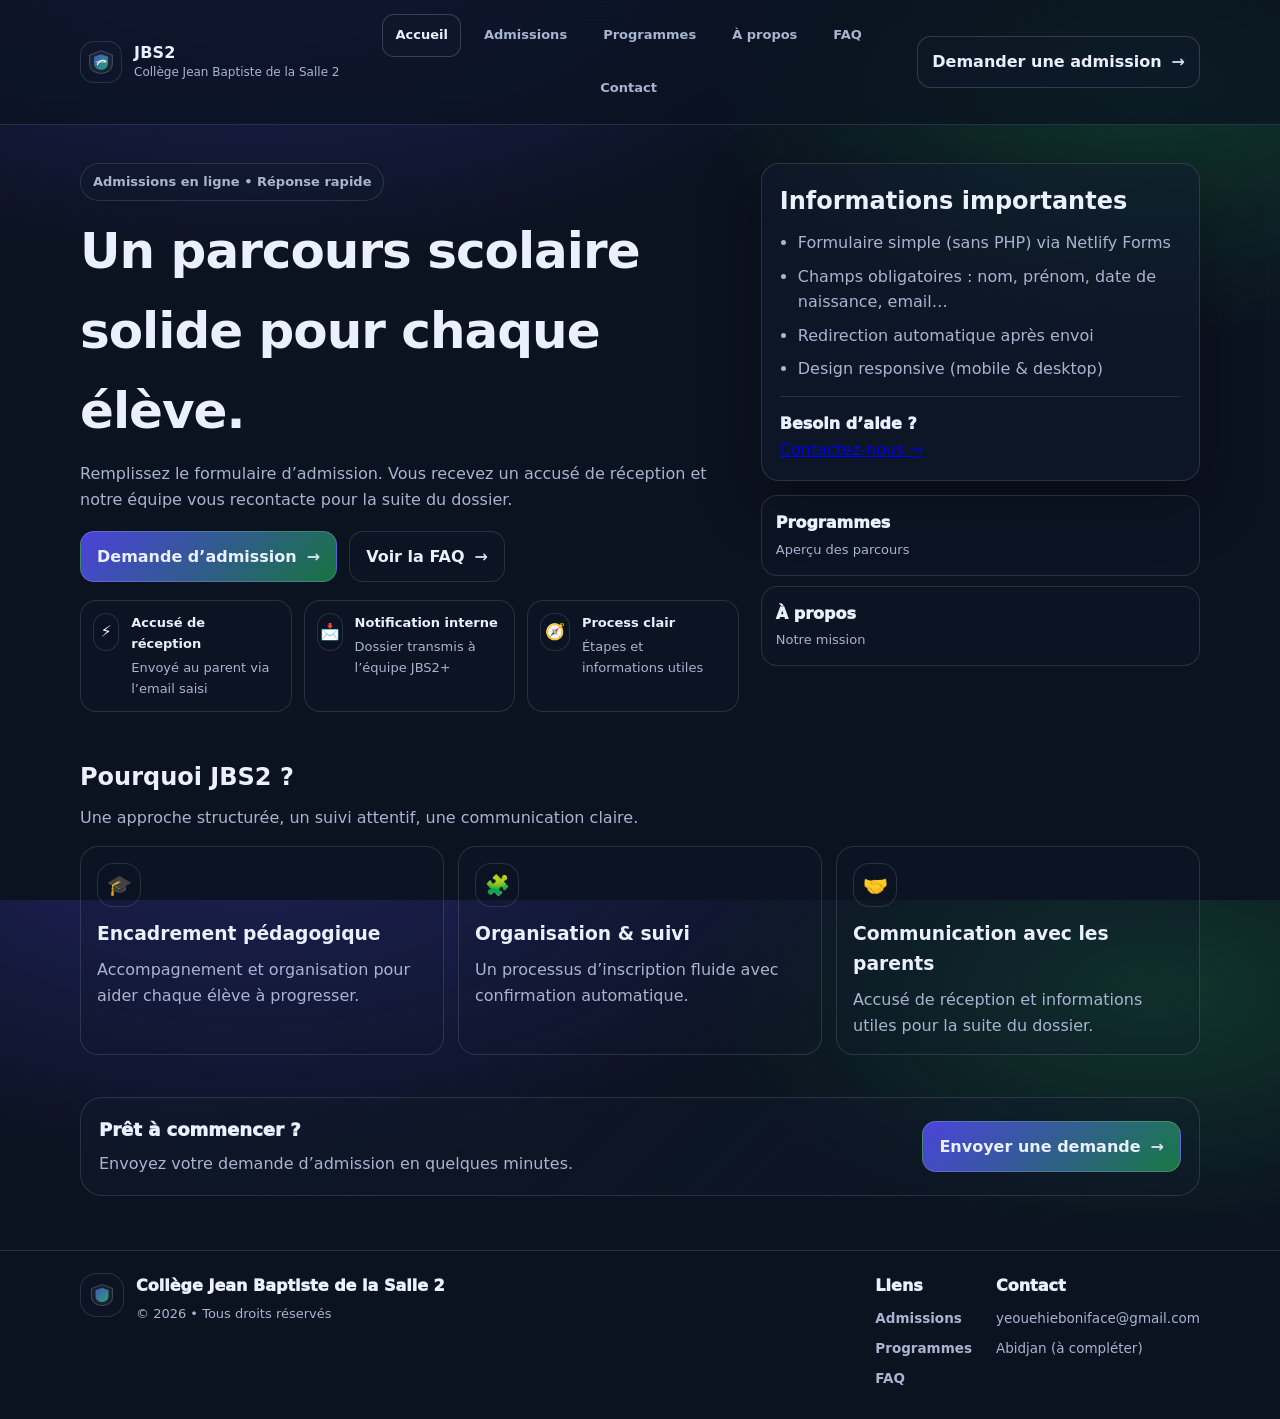
<file: index.html>
<!doctype html>
<html lang="fr">
  <head>
    <meta charset="utf-8" />
    <meta name="viewport" content="width=device-width, initial-scale=1" />
    <title>Collège Jean Baptiste de la Salle 2 | Admissions</title>
    <meta name="description" content="Collège Jean Baptiste de la Salle 2 — Admissions scolaires, informations, contact et FAQ." />

    <meta property="og:title" content="Collège Jean Baptiste de la Salle 2" />
    <meta property="og:description" content="Admissions scolaires — demande en ligne + accusé de réception." />
    <meta property="og:type" content="website" />
    <link rel="icon" href="favicon.ico" type="image/x-icon" />
    <link rel="stylesheet" href="styles.css" />
  </head>

  <body>
    <a class="skip-link" href="#main">Aller au contenu</a>

    <header class="site-header">
      <div class="container header-inner">
        <a class="brand" href="index.html" aria-label="Collège Jean Baptiste de la Salle 2">
          <span class="logo" aria-hidden="true">
            <svg viewBox="0 0 64 64" width="28" height="28" fill="none" xmlns="http://www.w3.org/2000/svg">
              <defs>
                <linearGradient id="g" x1="8" y1="8" x2="56" y2="56" gradientUnits="userSpaceOnUse">
                  <stop stop-color="#4f46e5"/>
                  <stop offset="1" stop-color="#22c55e"/>
                </linearGradient>
              </defs>
              <path d="M32 6 58 16v20c0 13.5-9.6 20.8-26 22-16.4-1.2-26-8.5-26-22V16L32 6Z" fill="rgba(255,255,255,.06)" stroke="rgba(255,255,255,.25)" stroke-width="2"/>
              <path d="M32 14 48 20v14c0 9.6-6.5 14.8-16 15.7-9.5-.9-16-6.1-16-15.7V20l16-6Z" fill="url(#g)" opacity=".9"/>
              <path d="M24 38c2.8-8.7 12.1-12.9 19-7.2" stroke="white" stroke-width="3" stroke-linecap="round"/>
              <path d="M21 32h22" stroke="rgba(255,255,255,.9)" stroke-width="2" stroke-linecap="round" opacity=".9"/>
            </svg>
          </span>
          <span class="brand-text">
            <span class="brand-name">JBS2</span>
            <span class="brand-sub">Collège Jean Baptiste de la Salle 2</span>
          </span>
        </a>

        <nav class="nav" aria-label="Navigation principale">
          <a href="index.html" class="nav-link is-active">Accueil</a>
          <a href="admissions.html" class="nav-link">Admissions</a>
          <a href="programmes.html" class="nav-link">Programmes</a>
          <a href="a-propos.html" class="nav-link">À propos</a>
          <a href="faq.html" class="nav-link">FAQ</a>
          <a href="contact.html" class="nav-link">Contact</a>
        </nav>

        <a class="cta-top" href="admissions.html">
          Demander une admission <span class="arrow">→</span>
        </a>
      </div>
    </header>

    <main id="main">
      <section class="hero">
        <div class="container hero-grid">
          <div class="hero-left">
            <div class="pill">Admissions en ligne • Réponse rapide</div>
            <h1>Un parcours scolaire solide pour chaque élève.</h1>
            <p class="lead">
              Remplissez le formulaire d’admission. Vous recevez un accusé de réception
              et notre équipe vous recontacte pour la suite du dossier.
            </p>

            <div class="hero-actions">
              <a class="btn primary" href="admissions.html">
                Demande d’admission <span class="arrow">→</span>
              </a>
              <a class="btn secondary" href="faq.html">
                Voir la FAQ <span class="arrow">→</span>
              </a>
            </div>

            <div class="trust-row" aria-label="Points clés">
              <div class="trust-item">
                <div class="trust-icon">⚡</div>
                <div>
                  <div class="trust-title">Accusé de réception</div>
                  <div class="trust-text">Envoyé au parent via l’email saisi</div>
                </div>
              </div>
              <div class="trust-item">
                <div class="trust-icon">📩</div>
                <div>
                  <div class="trust-title">Notification interne</div>
                  <div class="trust-text">Dossier transmis à l’équipe JBS2+</div>
                </div>
              </div>
              <div class="trust-item">
                <div class="trust-icon">🧭</div>
                <div>
                  <div class="trust-title">Process clair</div>
                  <div class="trust-text">Étapes et informations utiles</div>
                </div>
              </div>
            </div>
          </div>

          <aside class="hero-right">
            <div class="hero-card">
              <h2 class="card-title">Informations importantes</h2>
              <ul class="checklist">
                <li>Formulaire simple (sans PHP) via Netlify Forms</li>
                <li>Champs obligatoires : nom, prénom, date de naissance, email…</li>
                <li>Redirection automatique après envoi</li>
                <li>Design responsive (mobile & desktop)</li>
              </ul>

              <div class="mini-cta">
                <div class="mini-cta-title">Besoin d’aide ?</div>
                <a class="link" href="contact.html">Contactez-nous <span class="arrow">→</span></a>
              </div>
            </div>

            <div class="quick-links">
              <a class="quick-link" href="programmes.html">
                <span class="ql-title">Programmes</span>
                <span class="ql-desc">Aperçu des parcours</span>
              </a>
              <a class="quick-link" href="a-propos.html">
                <span class="ql-title">À propos</span>
                <span class="ql-desc">Notre mission</span>
              </a>
            </div>
          </aside>
        </div>
      </section>

      <section class="section">
        <div class="container">
          <div class="section-head">
            <h2>Pourquoi JBS2 ?</h2>
            <p class="subtle">Une approche structurée, un suivi attentif, une communication claire.</p>
          </div>

          <div class="grid-3">
            <article class="feature">
              <div class="feature-icon">🎓</div>
              <h3>Encadrement pédagogique</h3>
              <p>Accompagnement et organisation pour aider chaque élève à progresser.</p>
            </article>
            <article class="feature">
              <div class="feature-icon">🧩</div>
              <h3>Organisation & suivi</h3>
              <p>Un processus d’inscription fluide avec confirmation automatique.</p>
            </article>
            <article class="feature">
              <div class="feature-icon">🤝</div>
              <h3>Communication avec les parents</h3>
              <p>Accusé de réception et informations utiles pour la suite du dossier.</p>
            </article>
          </div>
        </div>
      </section>

      <section class="cta-strip">
        <div class="container cta-strip-inner">
          <div>
            <div class="cta-strip-title">Prêt à commencer ?</div>
            <div class="cta-strip-text">Envoyez votre demande d’admission en quelques minutes.</div>
          </div>
          <a class="btn primary" href="admissions.html">
            Envoyer une demande <span class="arrow">→</span>
          </a>
        </div>
      </section>
    </main>

    <footer class="site-footer">
      <div class="container footer-inner">
        <div class="footer-brand">
          <div class="footer-logo" aria-hidden="true">
            <svg viewBox="0 0 64 64" width="26" height="26" fill="none" xmlns="http://www.w3.org/2000/svg">
              <defs>
                <linearGradient id="g2" x1="8" y1="8" x2="56" y2="56" gradientUnits="userSpaceOnUse">
                  <stop stop-color="#4f46e5"/>
                  <stop offset="1" stop-color="#22c55e"/>
                </linearGradient>
              </defs>
              <path d="M32 6 58 16v20c0 13.5-9.6 20.8-26 22-16.4-1.2-26-8.5-26-22V16L32 6Z" fill="rgba(255,255,255,.06)" stroke="rgba(255,255,255,.25)" stroke-width="2"/>
              <path d="M32 14 48 20v14c0 9.6-6.5 14.8-16 15.7-9.5-.9-16-6.1-16-15.7V20l16-6Z" fill="url(#g2)" opacity=".9"/>
            </svg>
          </div>
          <div>
            <div class="footer-name">Collège Jean Baptiste de la Salle 2</div>
            <div class="footer-copy">© <span id="year"></span> • Tous droits réservés</div>
          </div>
        </div>

        <div class="footer-cols">
          <div>
            <div class="footer-heading">Liens</div>
            <a class="footer-link" href="admissions.html">Admissions</a>
            <a class="footer-link" href="programmes.html">Programmes</a>
            <a class="footer-link" href="faq.html">FAQ</a>
          </div>
          <div>
            <div class="footer-heading">Contact</div>
            <div class="footer-text">yeouehieboniface@gmail.com</div>
            <div class="footer-text">Abidjan (à compléter)</div>
          </div>
        </div>
      </div>
    </footer>

    <div class="toast" id="toast" role="status" aria-live="polite" aria-atomic="true">
      <div class="toast-title">✅ Demande envoyée</div>
      <div class="toast-text">Merci ! Nous avons bien reçu votre demande.</div>
    </div>

    <script src="app.js"></script>
  </body>
</html>
</file>
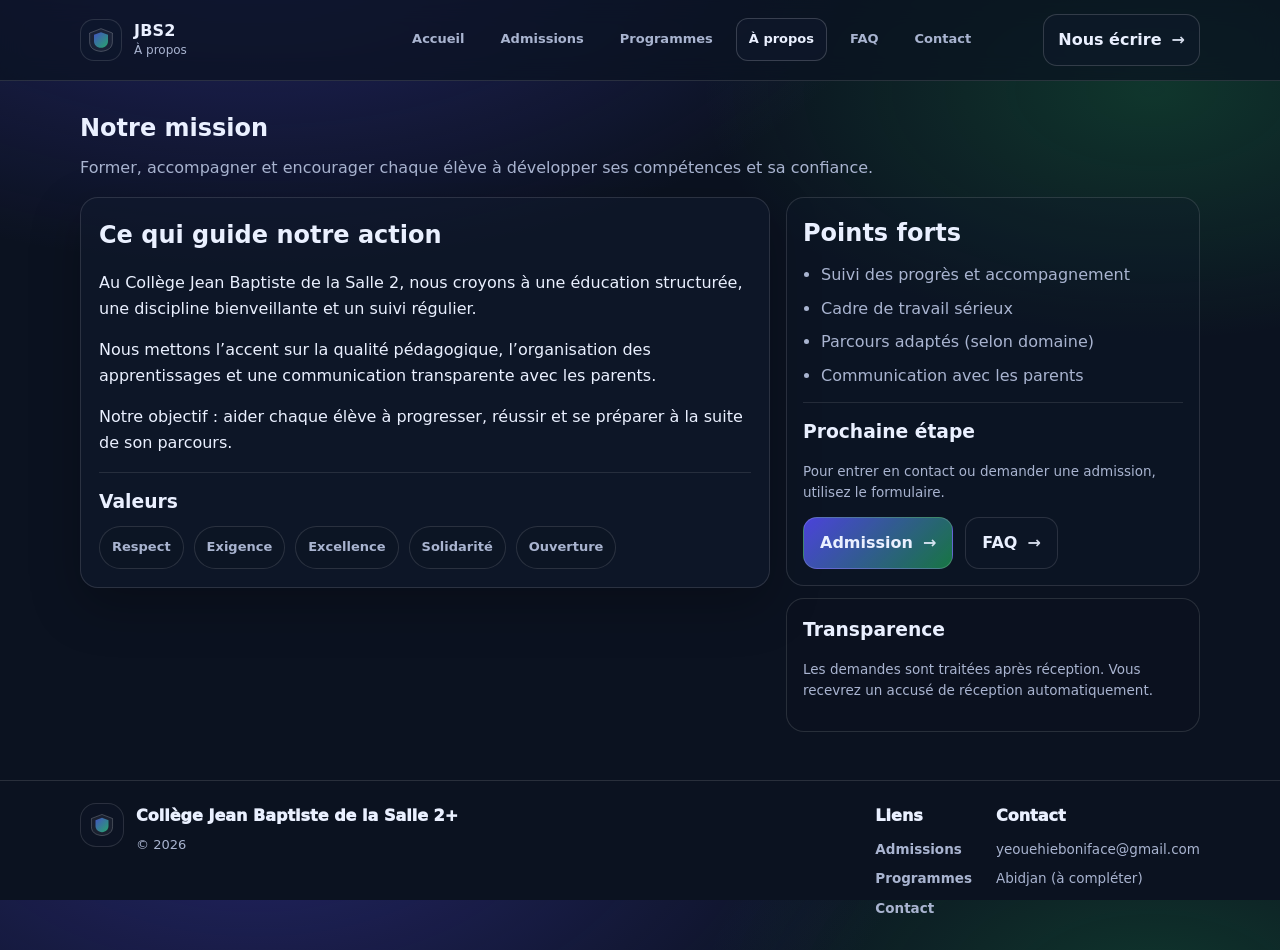
<file: a-propos.html>
<!doctype html>
<html lang="fr">
  <head>
    <meta charset="utf-8" />
    <meta name="viewport" content="width=device-width, initial-scale=1" />
    <title>À propos | JBS2+</title>
    <meta name="description" content="Mission, valeurs et engagement du Collège Jean Baptiste de la Salle 2." />
    <link rel="stylesheet" href="styles.css" />
    <link rel="icon" href="favicon.ico" type="image/x-icon" />
  </head>

  <body>
    <a class="skip-link" href="#main">Aller au contenu</a>

    <header class="site-header">
      <div class="container header-inner">
        <a class="brand" href="index.html">
          <span class="logo" aria-hidden="true">
            <svg viewBox="0 0 64 64" width="28" height="28" fill="none" xmlns="http://www.w3.org/2000/svg">
              <defs>
                <linearGradient id="g" x1="8" y1="8" x2="56" y2="56" gradientUnits="userSpaceOnUse">
                  <stop stop-color="#4f46e5"/>
                  <stop offset="1" stop-color="#22c55e"/>
                </linearGradient>
              </defs>
              <path d="M32 6 58 16v20c0 13.5-9.6 20.8-26 22-16.4-1.2-26-8.5-26-22V16L32 6Z" fill="rgba(255,255,255,.06)" stroke="rgba(255,255,255,.25)" stroke-width="2"/>
              <path d="M32 14 48 20v14c0 9.6-6.5 14.8-16 15.7-9.5-.9-16-6.1-16-15.7V20l16-6Z" fill="url(#g)" opacity=".9"/>
            </svg>
          </span>
          <span class="brand-text">
            <span class="brand-name">JBS2</span>
            <span class="brand-sub">À propos</span>
          </span>
        </a>

        <nav class="nav" aria-label="Navigation principale">
          <a href="index.html" class="nav-link">Accueil</a>
          <a href="admissions.html" class="nav-link">Admissions</a>
          <a href="programmes.html" class="nav-link">Programmes</a>
          <a href="a-propos.html" class="nav-link is-active">À propos</a>
          <a href="faq.html" class="nav-link">FAQ</a>
          <a href="contact.html" class="nav-link">Contact</a>
        </nav>

        <a class="cta-top" href="contact.html">
          Nous écrire <span class="arrow">→</span>
        </a>
      </div>
    </header>

    <main id="main">
      <section class="section">
        <div class="container">
          <div class="section-head">
            <h1>Notre mission</h1>
            <p class="subtle">
              Former, accompagner et encourager chaque élève à développer ses compétences
              et sa confiance.
            </p>
          </div>

          <div class="layout-2">
            <div class="panel">
              <h2 class="card-title">Ce qui guide notre action</h2>
              <div class="content">
                <p>
                  Au Collège Jean Baptiste de la Salle 2, nous croyons à une éducation structurée,
                  une discipline bienveillante et un suivi régulier.
                </p>
                <p>
                  Nous mettons l’accent sur la qualité pédagogique, l’organisation des apprentissages
                  et une communication transparente avec les parents.
                </p>
                <p>
                  Notre objectif : aider chaque élève à progresser, réussir et se préparer à la suite
                  de son parcours.
                </p>
              </div>

              <div class="divider"></div>

              <h3 class="mini-title">Valeurs</h3>
              <div class="chips">
                <span class="chip">Respect</span>
                <span class="chip">Exigence</span>
                <span class="chip">Excellence</span>
                <span class="chip">Solidarité</span>
                <span class="chip">Ouverture</span>
              </div>
            </div>

            <aside class="aside">
              <div class="info-card">
                <h2 class="card-title">Points forts</h2>
                <ul class="checklist">
                  <li>Suivi des progrès et accompagnement</li>
                  <li>Cadre de travail sérieux</li>
                  <li>Parcours adaptés (selon domaine)</li>
                  <li>Communication avec les parents</li>
                </ul>

                <div class="divider"></div>

                <h3 class="mini-title">Prochaine étape</h3>
                <p class="hint">Pour entrer en contact ou demander une admission, utilisez le formulaire.</p>
                <div class="row-actions" style="margin-top:10px;">
                  <a class="btn primary" href="admissions.html">Admission <span class="arrow">→</span></a>
                  <a class="btn secondary" href="faq.html">FAQ <span class="arrow">→</span></a>
                </div>
              </div>

              <div class="info-card info-card-muted">
                <h3 class="mini-title">Transparence</h3>
                <p class="hint">
                  Les demandes sont traitées après réception. Vous recevrez un accusé de réception
                  automatiquement.
                </p>
              </div>
            </aside>
          </div>
        </div>
      </section>
    </main>

    <footer class="site-footer">
      <div class="container footer-inner">
        <div class="footer-brand">
          <div class="footer-logo" aria-hidden="true">
            <svg viewBox="0 0 64 64" width="26" height="26" fill="none" xmlns="http://www.w3.org/2000/svg">
              <defs>
                <linearGradient id="g2" x1="8" y1="8" x2="56" y2="56" gradientUnits="userSpaceOnUse">
                  <stop stop-color="#4f46e5"/>
                  <stop offset="1" stop-color="#22c55e"/>
                </linearGradient>
              </defs>
              <path d="M32 6 58 16v20c0 13.5-9.6 20.8-26 22-16.4-1.2-26-8.5-26-22V16L32 6Z" fill="rgba(255,255,255,.06)" stroke="rgba(255,255,255,.25)" stroke-width="2"/>
              <path d="M32 14 48 20v14c0 9.6-6.5 14.8-16 15.7-9.5-.9-16-6.1-16-15.7V20l16-6Z" fill="url(#g2)" opacity=".9"/>
            </svg>
          </div>
          <div>
            <div class="footer-name">Collège Jean Baptiste de la Salle 2+</div>
            <div class="footer-copy">© <span id="year"></span></div>
          </div>
        </div>

        <div class="footer-cols">
          <div>
            <div class="footer-heading">Liens</div>
            <a class="footer-link" href="admissions.html">Admissions</a>
            <a class="footer-link" href="programmes.html">Programmes</a>
            <a class="footer-link" href="contact.html">Contact</a>
          </div>
          <div>
            <div class="footer-heading">Contact</div>
            <div class="footer-text">yeouehieboniface@gmail.com</div>
            <div class="footer-text">Abidjan (à compléter)</div>
          </div>
        </div>
      </div>
    </footer>

    <script src="app.js"></script>
  </body>
</html>
</file>
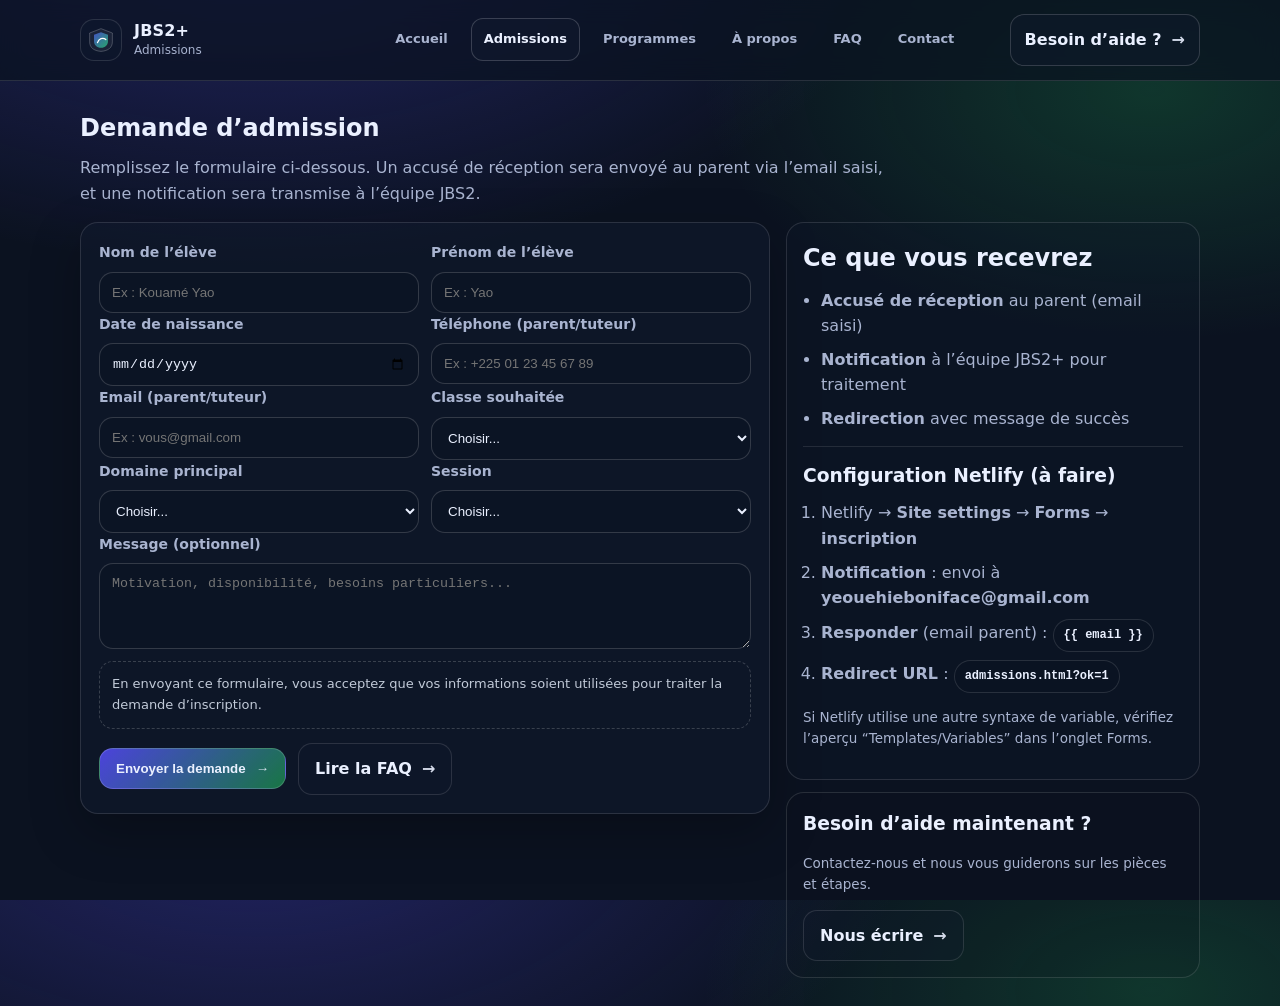
<file: admissions.html>
<!doctype html>
<html lang="fr">
  <head>
    <meta charset="utf-8" />
    <meta name="viewport" content="width=device-width, initial-scale=1" />
    <title>Admissions | JBS2+</title>
    <meta name="description" content="Demande d’admission au Collège Jean Baptiste de la Salle 2 — formulaire Netlify Forms." />
    <link rel="stylesheet" href="styles.css" />
    <link rel="icon" href="favicon.ico" type="image/x-icon" />
  </head>

  <body>
    <a class="skip-link" href="#main">Aller au contenu</a>

    <header class="site-header">
      <div class="container header-inner">
        <a class="brand" href="index.html">
          <span class="logo" aria-hidden="true">
            <svg viewBox="0 0 64 64" width="28" height="28" fill="none" xmlns="http://www.w3.org/2000/svg">
              <defs>
                <linearGradient id="g" x1="8" y1="8" x2="56" y2="56" gradientUnits="userSpaceOnUse">
                  <stop stop-color="#4f46e5"/>
                  <stop offset="1" stop-color="#22c55e"/>
                </linearGradient>
              </defs>
              <path d="M32 6 58 16v20c0 13.5-9.6 20.8-26 22-16.4-1.2-26-8.5-26-22V16L32 6Z" fill="rgba(255,255,255,.06)" stroke="rgba(255,255,255,.25)" stroke-width="2"/>
              <path d="M32 14 48 20v14c0 9.6-6.5 14.8-16 15.7-9.5-.9-16-6.1-16-15.7V20l16-6Z" fill="url(#g)" opacity=".9"/>
              <path d="M24 38c2.8-8.7 12.1-12.9 19-7.2" stroke="white" stroke-width="3" stroke-linecap="round"/>
            </svg>
          </span>
          <span class="brand-text">
            <span class="brand-name">JBS2+</span>
            <span class="brand-sub">Admissions</span>
          </span>
        </a>

        <nav class="nav" aria-label="Navigation principale">
          <a href="index.html" class="nav-link">Accueil</a>
          <a href="admissions.html" class="nav-link is-active">Admissions</a>
          <a href="programmes.html" class="nav-link">Programmes</a>
          <a href="a-propos.html" class="nav-link">À propos</a>
          <a href="faq.html" class="nav-link">FAQ</a>
          <a href="contact.html" class="nav-link">Contact</a>
        </nav>

        <a class="cta-top" href="contact.html">
          Besoin d’aide ? <span class="arrow">→</span>
        </a>
      </div>
    </header>

    <main id="main">
      <section class="section">
        <div class="container">
          <div class="section-head">
            <h1 class="page-title">Demande d’admission</h1>
            <p class="subtle">
              Remplissez le formulaire ci-dessous. Un accusé de réception sera envoyé au parent
              via l’email saisi, et une notification sera transmise à l’équipe JBS2.
            </p>
          </div>

          <div class="layout-2">
            <div class="panel">
              <form
                data-enhanced="1"
                class="form"
                name="inscription"
                method="POST"
                data-netlify="true"
                action="/"
                netlify
              >
                <div class="form-grid">
                  <div class="field">
                    <label for="nom">Nom de l’élève</label>
                    <input id="nom" name="nom" required placeholder="Ex : Kouamé Yao" />
                  </div>
                  <div class="field">
                    <label for="prenom">Prénom de l’élève</label>
                    <input id="prenom" name="prenom" required placeholder="Ex : Yao" />
                  </div>
                </div>

                <div class="form-grid">
                  <div class="field">
                    <label for="date_naissance">Date de naissance</label>
                    <input id="date_naissance" type="date" name="date_naissance" required />
                  </div>
                  <div class="field">
                    <label for="telephone">Téléphone (parent/tuteur)</label>
                    <input
                      id="telephone"
                      name="telephone"
                      required
                      inputmode="tel"
                      placeholder="Ex : +225 01 23 45 67 89"
                    />
                  </div>
                </div>

                <div class="form-grid">
                  <div class="field">
                    <label for="email">Email (parent/tuteur)</label>
                    <input
                      id="email"
                      type="email"
                      name="email"
                      required
                      placeholder="Ex : vous@gmail.com"
                      autocomplete="email"
                    />
                  </div>
                  <div class="field">
                    <label for="classe">Classe souhaitée</label>
                    <select id="classe" name="classe" required>
                      <option value="" selected disabled>Choisir...</option>
                      <option value="6e">6e</option>
                      <option value="5e">5e</option>
                      <option value="4e">4e</option>
                      <option value="3e">3e</option>
                    </select>
                  </div>
                </div>

                <div class="form-grid">
                  <div class="field">
                    <label for="domaine">Domaine principal</label>
                    <select id="domaine" name="domaine" required>
                      <option value="" selected disabled>Choisir...</option>
                      <option value="Enseignement général">Enseignement général</option>
                      <option value="Formation informatique">Formation informatique</option>
                      <option value="Enseignement général + informatique">Enseignement général + informatique</option>
                    </select>
                  </div>
                  <div class="field">
                    <label for="session">Session</label>
                    <select id="session" name="session" required>
                      <option value="" selected disabled>Choisir...</option>
                      <option value="Rentrée prochaine">Rentrée prochaine</option>
                      <option value="Septembre">Septembre</option>
                      <option value="Octobre">Octobre</option>
                    </select>
                  </div>
                </div>

                <div class="field">
                  <label for="message">Message (optionnel)</label>
                  <textarea
                    id="message"
                    name="message"
                    rows="4"
                    placeholder="Motivation, disponibilité, besoins particuliers..."
                  ></textarea>
                </div>

                <div class="notice">
                  En envoyant ce formulaire, vous acceptez que vos informations soient utilisées pour traiter la demande d’inscription.
                </div>

                <div class="row-actions">
                  <button class="btn primary" type="submit">
                    Envoyer la demande <span class="arrow">→</span>
                  </button>
                  <a class="btn secondary" href="faq.html">
                    Lire la FAQ <span class="arrow">→</span>
                  </a>
                </div>

                <div style="display:none">
                  <label>
                    Don’t fill this out if you’re human:
                    <input name="bot-field" />
                  </label>
                </div>
              </form>
            </div>

            <aside class="aside">
              <div class="info-card">
                <h2 class="card-title">Ce que vous recevrez</h2>
                <ul class="checklist">
                  <li><strong>Accusé de réception</strong> au parent (email saisi)</li>
                  <li><strong>Notification</strong> à l’équipe JBS2+ pour traitement</li>
                  <li><strong>Redirection</strong> avec message de succès</li>
                </ul>

                <div class="divider"></div>

                <h3 class="mini-title">Configuration Netlify (à faire)</h3>
                <ol class="steps">
                  <li>Netlify → <strong>Site settings</strong> → <strong>Forms</strong> → <strong>inscription</strong></li>
                  <li><strong>Notification</strong> : envoi à <strong>yeouehieboniface@gmail.com</strong></li>
                  <li>
                    <strong>Responder</strong> (email parent) :
                    <div class="code-pill">{{ email }}</div>
                  </li>
                  <li><strong>Redirect URL</strong> : <div class="code-pill">admissions.html?ok=1</div></li>
                </ol>

                <p class="hint">
                  Si Netlify utilise une autre syntaxe de variable, vérifiez l’aperçu “Templates/Variables” dans l’onglet Forms.
                </p>
              </div>

              <div class="info-card info-card-muted">
                <h3 class="mini-title">Besoin d’aide maintenant ?</h3>
                <p class="hint">Contactez-nous et nous vous guiderons sur les pièces et étapes.</p>
                <a class="btn secondary" href="contact.html">Nous écrire <span class="arrow">→</span></a>
              </div>
            </aside>
          </div>
        </div>
      </section>
    </main>

    <div class="toast" id="toast" role="status" aria-live="polite" aria-atomic="true">
      <div class="toast-title">✅ Demande envoyée</div>
      <div class="toast-text">Merci ! Nous avons bien reçu votre demande.</div>
    </div>

    <script src="app.js"></script>
  </body>
</html>
</file>
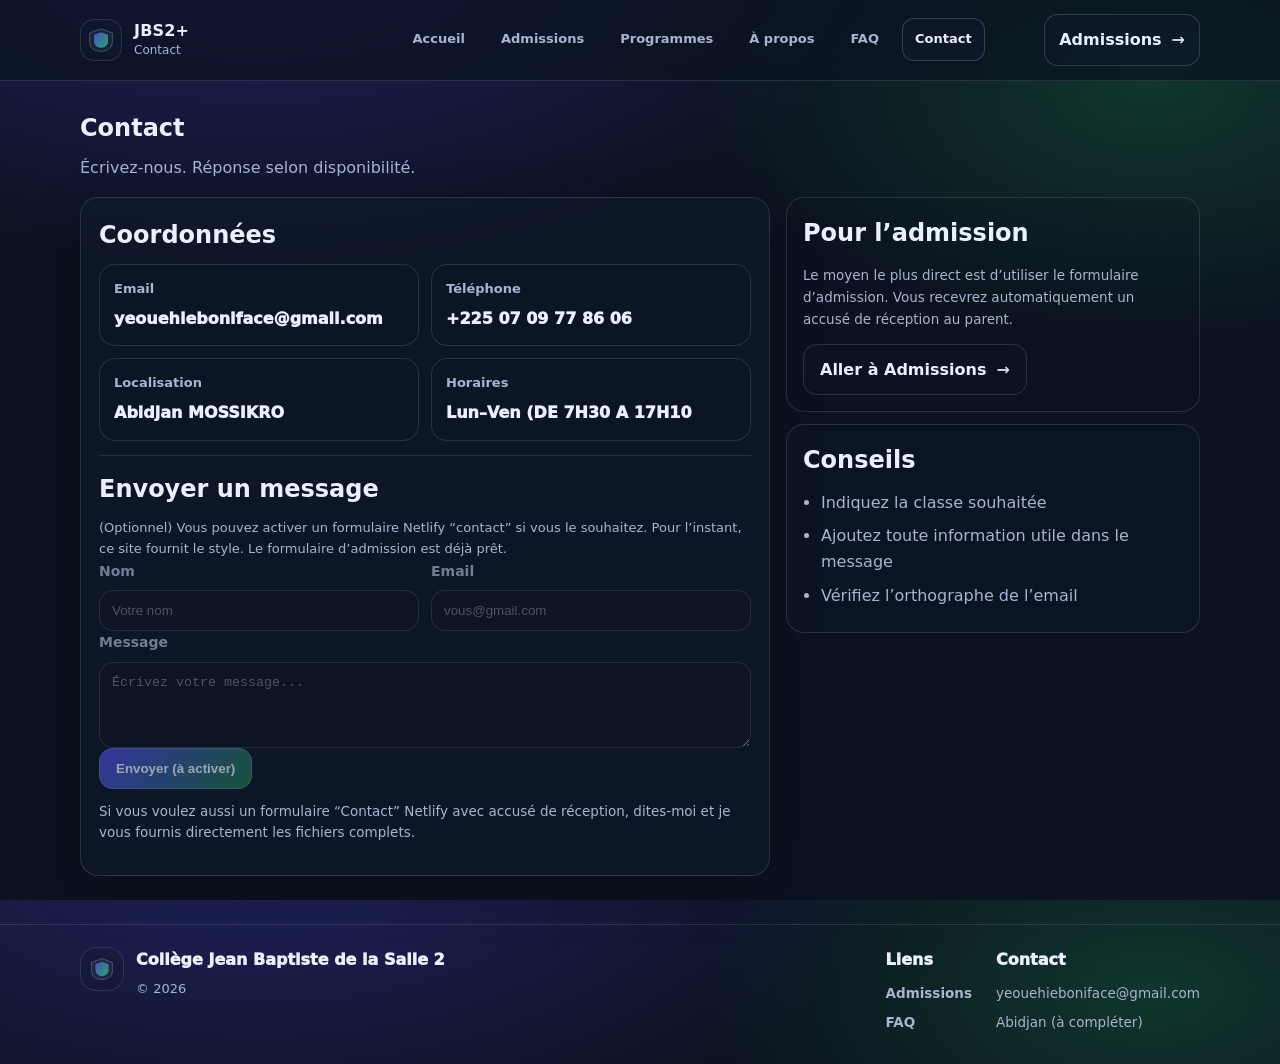
<file: contact.html>
<!doctype html>
<html lang="fr">
  <head>
    <meta charset="utf-8" />
    <meta name="viewport" content="width=device-width, initial-scale=1" />
    <title>Contact | JBS2+</title>
    <meta name="description" content="Contactez le Collège Jean Baptiste de la Salle 2." />
    <link rel="stylesheet" href="styles.css" />
    <link rel="icon" href="favicon.ico" type="image/x-icon" />
  </head>

  <body>
    <a class="skip-link" href="#main">Aller au contenu</a>

    <header class="site-header">
      <div class="container header-inner">
        <a class="brand" href="index.html">
          <span class="logo" aria-hidden="true">
            <svg viewBox="0 0 64 64" width="28" height="28" fill="none" xmlns="http://www.w3.org/2000/svg">
              <defs>
                <linearGradient id="g" x1="8" y1="8" x2="56" y2="56" gradientUnits="userSpaceOnUse">
                  <stop stop-color="#4f46e5"/>
                  <stop offset="1" stop-color="#22c55e"/>
                </linearGradient>
              </defs>
              <path d="M32 6 58 16v20c0 13.5-9.6 20.8-26 22-16.4-1.2-26-8.5-26-22V16L32 6Z" fill="rgba(255,255,255,.06)" stroke="rgba(255,255,255,.25)" stroke-width="2"/>
              <path d="M32 14 48 20v14c0 9.6-6.5 14.8-16 15.7-9.5-.9-16-6.1-16-15.7V20l16-6Z" fill="url(#g)" opacity=".9"/>
            </svg>
          </span>
          <span class="brand-text">
            <span class="brand-name">JBS2+</span>
            <span class="brand-sub">Contact</span>
          </span>
        </a>

        <nav class="nav" aria-label="Navigation principale">
          <a href="index.html" class="nav-link">Accueil</a>
          <a href="admissions.html" class="nav-link">Admissions</a>
          <a href="programmes.html" class="nav-link">Programmes</a>
          <a href="a-propos.html" class="nav-link">À propos</a>
          <a href="faq.html" class="nav-link">FAQ</a>
          <a href="contact.html" class="nav-link is-active">Contact</a>
        </nav>

        <a class="cta-top" href="admissions.html">
          Admissions <span class="arrow">→</span>
        </a>
      </div>
    </header>

    <main id="main">
      <section class="section">
        <div class="container">
          <div class="section-head">
            <h1>Contact</h1>
            <p class="subtle">Écrivez-nous. Réponse selon disponibilité.</p>
          </div>

          <div class="layout-2">
            <div class="panel">
              <h2 class="card-title">Coordonnées</h2>
              <div class="contact-grid-2">
                <div class="contact-item">
                  <div class="contact-label">Email</div>
                  <div class="contact-value">yeouehieboniface@gmail.com</div>
                </div>
                <div class="contact-item">
                  <div class="contact-label">Téléphone</div>
                  <div class="contact-value">+225 07 09 77 86 06</div>
                </div>
                <div class="contact-item">
                  <div class="contact-label">Localisation</div>
                  <div class="contact-value">Abidjan MOSSIKRO</div>
                </div>
                <div class="contact-item">
                  <div class="contact-label">Horaires</div>
                  <div class="contact-value">Lun–Ven (DE 7H30 A 17H10</div>
                </div>
              </div>

              <div class="divider"></div>

              <h2 class="card-title">Envoyer un message</h2>
              <div class="form-note">
                (Optionnel) Vous pouvez activer un formulaire Netlify “contact” si vous le souhaitez.
                Pour l’instant, ce site fournit le style. Le formulaire d’admission est déjà prêt.
              </div>

              <form class="form disabled" onsubmit="return false;" aria-disabled="true">
                <div class="form-grid">
                  <div class="field">
                    <label for="c_name">Nom</label>
                    <input id="c_name" placeholder="Votre nom" />
                  </div>
                  <div class="field">
                    <label for="c_email">Email</label>
                    <input id="c_email" type="email" placeholder="vous@gmail.com" />
                  </div>
                </div>

                <div class="field">
                  <label for="c_message">Message</label>
                  <textarea id="c_message" rows="4" placeholder="Écrivez votre message..."></textarea>
                </div>

                <button class="btn primary" type="submit" disabled>
                  Envoyer (à activer)
                </button>
              </form>

              <p class="hint" style="margin-top:12px;">
                Si vous voulez aussi un formulaire “Contact” Netlify avec accusé de réception, dites-moi et
                je vous fournis directement les fichiers complets.
              </p>
            </div>

            <aside class="aside">
              <div class="info-card info-card-muted">
                <h2 class="card-title">Pour l’admission</h2>
                <p class="hint">
                  Le moyen le plus direct est d’utiliser le formulaire d’admission. Vous recevrez automatiquement
                  un accusé de réception au parent.
                </p>
                <a class="btn secondary" href="admissions.html">
                  Aller à Admissions <span class="arrow">→</span>
                </a>
              </div>

              <div class="info-card">
                <h2 class="card-title">Conseils</h2>
                <ul class="checklist">
                  <li>Indiquez la classe souhaitée</li>
                  <li>Ajoutez toute information utile dans le message</li>
                  <li>Vérifiez l’orthographe de l’email</li>
                </ul>
              </div>
            </aside>
          </div>
        </div>
      </section>
    </main>

    <footer class="site-footer">
      <div class="container footer-inner">
        <div class="footer-brand">
          <div class="footer-logo" aria-hidden="true">
            <svg viewBox="0 0 64 64" width="26" height="26" fill="none" xmlns="http://www.w3.org/2000/svg">
              <defs>
                <linearGradient id="g2" x1="8" y1="8" x2="56" y2="56" gradientUnits="userSpaceOnUse">
                  <stop stop-color="#4f46e5"/>
                  <stop offset="1" stop-color="#22c55e"/>
                </linearGradient>
              </defs>
              <path d="M32 6 58 16v20c0 13.5-9.6 20.8-26 22-16.4-1.2-26-8.5-26-22V16L32 6Z" fill="rgba(255,255,255,.06)" stroke="rgba(255,255,255,.25)" stroke-width="2"/>
              <path d="M32 14 48 20v14c0 9.6-6.5 14.8-16 15.7-9.5-.9-16-6.1-16-15.7V20l16-6Z" fill="url(#g2)" opacity=".9"/>
            </svg>
          </div>
          <div>
            <div class="footer-name">Collège Jean Baptiste de la Salle 2</div>
            <div class="footer-copy">© <span id="year"></span></div>
          </div>
        </div>

        <div class="footer-cols">
          <div>
            <div class="footer-heading">Liens</div>
            <a class="footer-link" href="admissions.html">Admissions</a>
            <a class="footer-link" href="faq.html">FAQ</a>
          </div>
          <div>
            <div class="footer-heading">Contact</div>
            <div class="footer-text">yeouehieboniface@gmail.com</div>
            <div class="footer-text">Abidjan (à compléter)</div>
          </div>
        </div>
      </div>
    </footer>

    <script src="app.js"></script>
  </body>
</html>
</file>
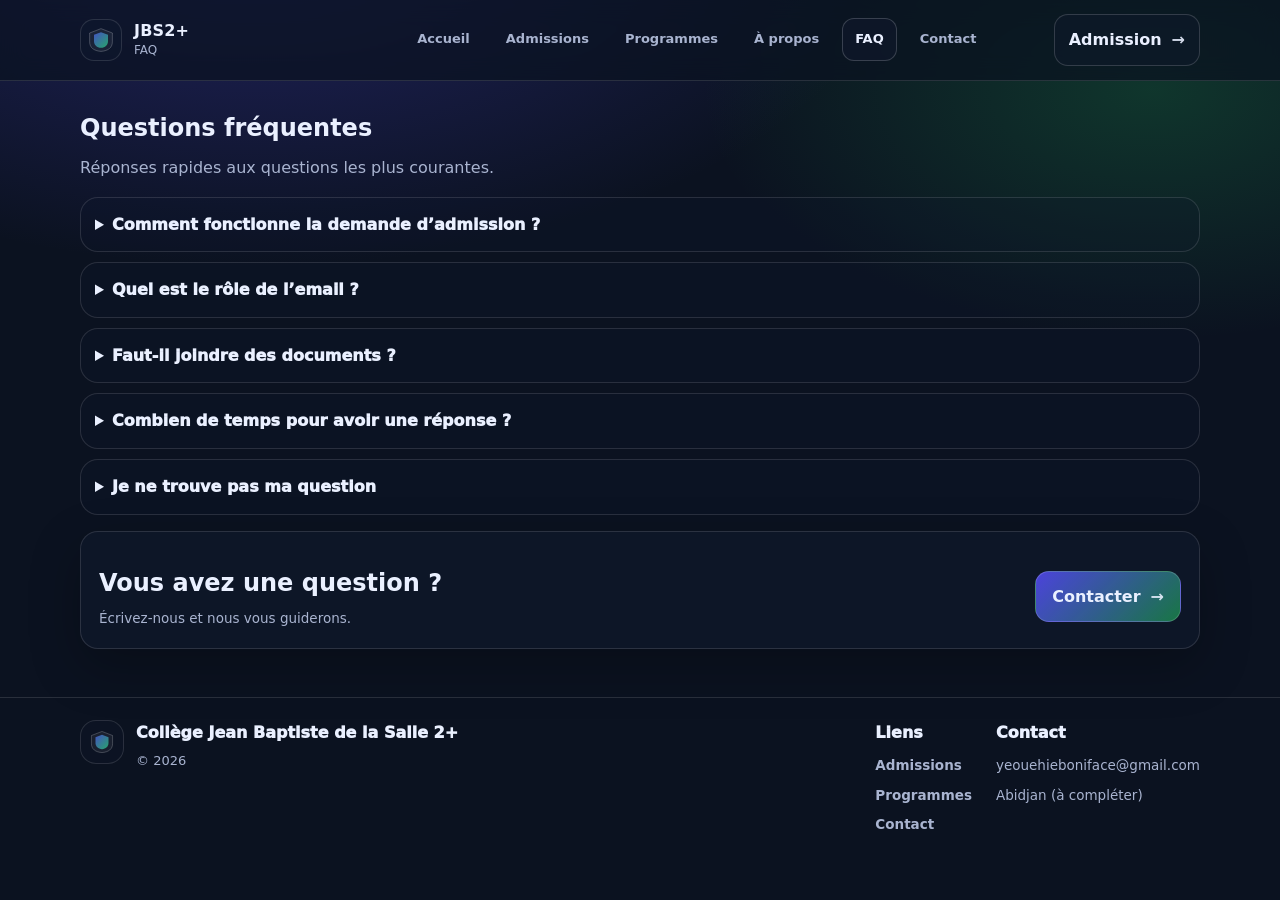
<file: faq.html>
<!doctype html>
<html lang="fr">
  <head>
    <meta charset="utf-8" />
    <meta name="viewport" content="width=device-width, initial-scale=1" />
    <title>FAQ | JBS2+</title>
    <meta name="description" content="Questions fréquentes sur les admissions au Collège Jean Baptiste de la Salle 2+." />
    <link rel="stylesheet" href="styles.css" />
    <link rel="icon" href="favicon.ico" type="image/x-icon" />
  </head>

  <body>
    <a class="skip-link" href="#main">Aller au contenu</a>

    <header class="site-header">
      <div class="container header-inner">
        <a class="brand" href="index.html">
          <span class="logo" aria-hidden="true">
            <svg viewBox="0 0 64 64" width="28" height="28" fill="none" xmlns="http://www.w3.org/2000/svg">
              <defs>
                <linearGradient id="g" x1="8" y1="8" x2="56" y2="56" gradientUnits="userSpaceOnUse">
                  <stop stop-color="#4f46e5"/>
                  <stop offset="1" stop-color="#22c55e"/>
                </linearGradient>
              </defs>
              <path d="M32 6 58 16v20c0 13.5-9.6 20.8-26 22-16.4-1.2-26-8.5-26-22V16L32 6Z" fill="rgba(255,255,255,.06)" stroke="rgba(255,255,255,.25)" stroke-width="2"/>
              <path d="M32 14 48 20v14c0 9.6-6.5 14.8-16 15.7-9.5-.9-16-6.1-16-15.7V20l16-6Z" fill="url(#g)" opacity=".9"/>
            </svg>
          </span>
          <span class="brand-text">
            <span class="brand-name">JBS2+</span>
            <span class="brand-sub">FAQ</span>
          </span>
        </a>

        <nav class="nav" aria-label="Navigation principale">
          <a href="index.html" class="nav-link">Accueil</a>
          <a href="admissions.html" class="nav-link">Admissions</a>
          <a href="programmes.html" class="nav-link">Programmes</a>
          <a href="a-propos.html" class="nav-link">À propos</a>
          <a href="faq.html" class="nav-link is-active">FAQ</a>
          <a href="contact.html" class="nav-link">Contact</a>
        </nav>

        <a class="cta-top" href="admissions.html">
          Admission <span class="arrow">→</span>
        </a>
      </div>
    </header>

    <main id="main">
      <section class="section">
        <div class="container">
          <div class="section-head">
            <h1>Questions fréquentes</h1>
            <p class="subtle">Réponses rapides aux questions les plus courantes.</p>
          </div>

          <div class="faq">
            <details class="faq-item">
              <summary>Comment fonctionne la demande d’admission ?</summary>
              <div class="faq-body">
                Vous remplissez le formulaire en ligne. Un accusé de réception est envoyé au parent et l’équipe
                reçoit la demande pour traitement.
              </div>
            </details>

            <details class="faq-item">
              <summary>Quel est le rôle de l’email ?</summary>
              <div class="faq-body">
                L’email sert à envoyer l’accusé de réception au parent. Assurez-vous de saisir une adresse valide.
              </div>
            </details>

            <details class="faq-item">
              <summary>Faut-il joindre des documents ?</summary>
              <div class="faq-body">
                Ce site envoie une demande d’inscription. Les pièces peuvent être demandées ensuite par l’équipe.
                Utilisez le champ “Message” si vous avez des besoins particuliers.
              </div>
            </details>

            <details class="faq-item">
              <summary>Combien de temps pour avoir une réponse ?</summary>
              <div class="faq-body">
                En général, l’équipe vous recontacte dès que le dossier est traité. Si vous n’avez pas de nouvelles,
                envoyez un message via “Contact”.
              </div>
            </details>

            <details class="faq-item">
              <summary>Je ne trouve pas ma question</summary>
              <div class="faq-body">
                Contactez-nous directement et nous répondrons au plus vite.
              </div>
            </details>
          </div>

          <div class="panel" style="margin-top:16px;">
            <div class="row-actions" style="justify-content:space-between;">
              <div>
                <h2 class="card-title" style="margin:0 0 6px;">Vous avez une question ?</h2>
                <p class="hint" style="margin:0;">Écrivez-nous et nous vous guiderons.</p>
              </div>
              <a class="btn primary" href="contact.html">
                Contacter <span class="arrow">→</span>
              </a>
            </div>
          </div>
        </div>
      </section>
    </main>

    <footer class="site-footer">
      <div class="container footer-inner">
        <div class="footer-brand">
          <div class="footer-logo" aria-hidden="true">
            <svg viewBox="0 0 64 64" width="26" height="26" fill="none" xmlns="http://www.w3.org/2000/svg">
              <defs>
                <linearGradient id="g2" x1="8" y1="8" x2="56" y2="56" gradientUnits="userSpaceOnUse">
                  <stop stop-color="#4f46e5"/>
                  <stop offset="1" stop-color="#22c55e"/>
                </linearGradient>
              </defs>
              <path d="M32 6 58 16v20c0 13.5-9.6 20.8-26 22-16.4-1.2-26-8.5-26-22V16L32 6Z" fill="rgba(255,255,255,.06)" stroke="rgba(255,255,255,.25)" stroke-width="2"/>
              <path d="M32 14 48 20v14c0 9.6-6.5 14.8-16 15.7-9.5-.9-16-6.1-16-15.7V20l16-6Z" fill="url(#g2)" opacity=".9"/>
            </svg>
          </div>
          <div>
            <div class="footer-name">Collège Jean Baptiste de la Salle 2+</div>
            <div class="footer-copy">© <span id="year"></span></div>
          </div>
        </div>

        <div class="footer-cols">
          <div>
            <div class="footer-heading">Liens</div>
            <a class="footer-link" href="admissions.html">Admissions</a>
            <a class="footer-link" href="programmes.html">Programmes</a>
            <a class="footer-link" href="contact.html">Contact</a>
          </div>
          <div>
            <div class="footer-heading">Contact</div>
            <div class="footer-text">yeouehieboniface@gmail.com</div>
            <div class="footer-text">Abidjan (à compléter)</div>
          </div>
        </div>
      </div>
    </footer>

    <script src="app.js"></script>
  </body>
</html>
</file>
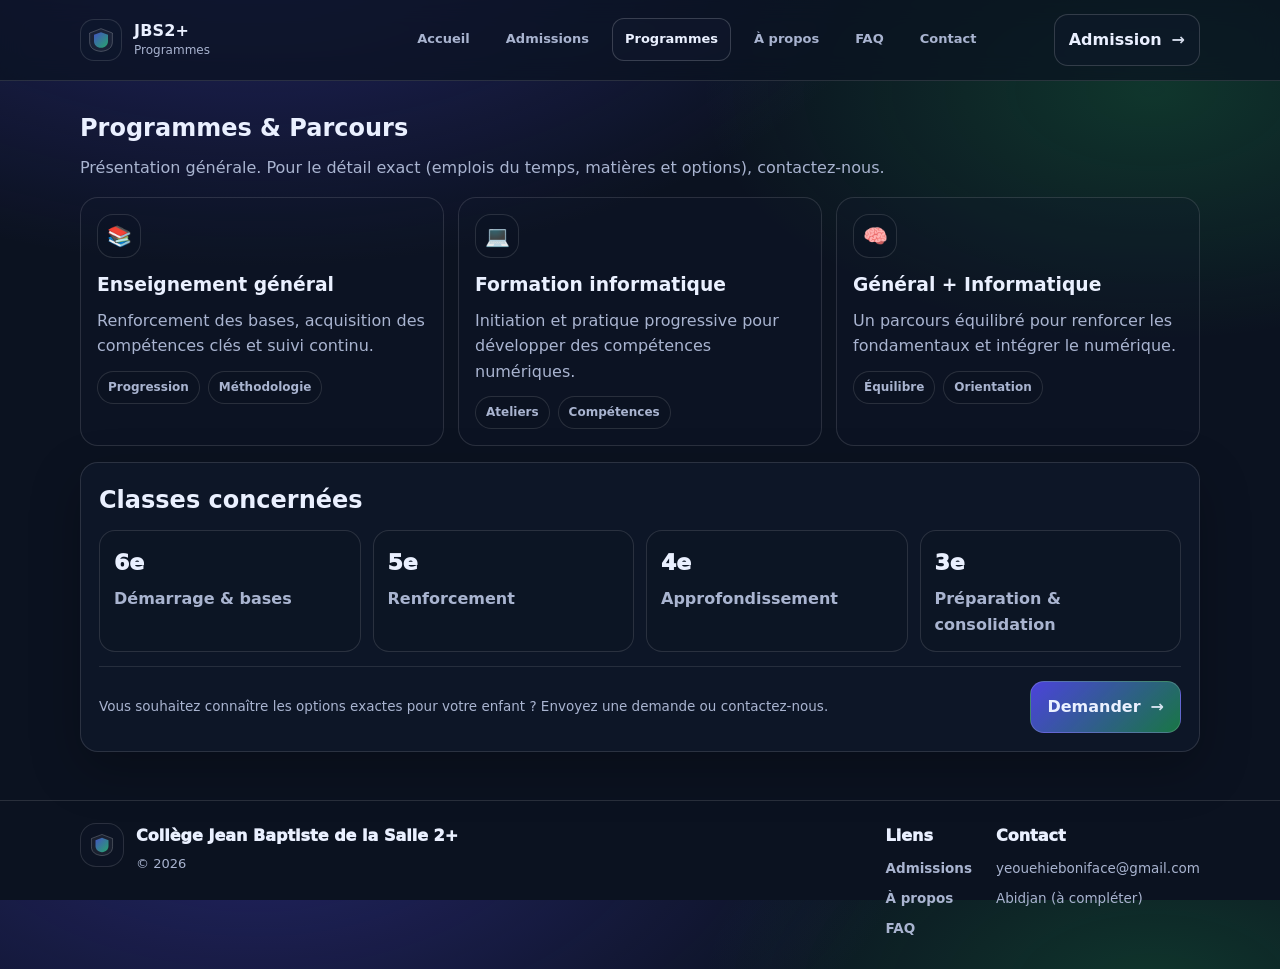
<file: programmes.html>
<!doctype html>
<html lang="fr">
  <head>
    <meta charset="utf-8" />
    <meta name="viewport" content="width=device-width, initial-scale=1" />
    <title>Programmes | JBS2+</title>
    <meta name="description" content="Aperçu des programmes et parcours au Collège Jean Baptiste de la Salle 2+." />
    <link rel="stylesheet" href="styles.css" />
    <link rel="icon" href="favicon.ico" type="image/x-icon" />
  </head>

  <body>
    <a class="skip-link" href="#main">Aller au contenu</a>

    <header class="site-header">
      <div class="container header-inner">
        <a class="brand" href="index.html">
          <span class="logo" aria-hidden="true">
            <svg viewBox="0 0 64 64" width="28" height="28" fill="none" xmlns="http://www.w3.org/2000/svg">
              <defs>
                <linearGradient id="g" x1="8" y1="8" x2="56" y2="56" gradientUnits="userSpaceOnUse">
                  <stop stop-color="#4f46e5"/>
                  <stop offset="1" stop-color="#22c55e"/>
                </linearGradient>
              </defs>
              <path d="M32 6 58 16v20c0 13.5-9.6 20.8-26 22-16.4-1.2-26-8.5-26-22V16L32 6Z" fill="rgba(255,255,255,.06)" stroke="rgba(255,255,255,.25)" stroke-width="2"/>
              <path d="M32 14 48 20v14c0 9.6-6.5 14.8-16 15.7-9.5-.9-16-6.1-16-15.7V20l16-6Z" fill="url(#g)" opacity=".9"/>
            </svg>
          </span>
          <span class="brand-text">
            <span class="brand-name">JBS2+</span>
            <span class="brand-sub">Programmes</span>
          </span>
        </a>

        <nav class="nav" aria-label="Navigation principale">
          <a href="index.html" class="nav-link">Accueil</a>
          <a href="admissions.html" class="nav-link">Admissions</a>
          <a href="programmes.html" class="nav-link is-active">Programmes</a>
          <a href="a-propos.html" class="nav-link">À propos</a>
          <a href="faq.html" class="nav-link">FAQ</a>
          <a href="contact.html" class="nav-link">Contact</a>
        </nav>

        <a class="cta-top" href="admissions.html">
          Admission <span class="arrow">→</span>
        </a>
      </div>
    </header>

    <main id="main">
      <section class="section">
        <div class="container">
          <div class="section-head">
            <h1>Programmes & Parcours</h1>
            <p class="subtle">
              Présentation générale. Pour le détail exact (emplois du temps, matières et options),
              contactez-nous.
            </p>
          </div>

          <div class="grid-3">
            <article class="feature">
              <div class="feature-icon">📚</div>
              <h3>Enseignement général</h3>
              <p>Renforcement des bases, acquisition des compétences clés et suivi continu.</p>
              <div class="tag-row">
                <span class="tag">Progression</span>
                <span class="tag">Méthodologie</span>
              </div>
            </article>

            <article class="feature">
              <div class="feature-icon">💻</div>
              <h3>Formation informatique</h3>
              <p>Initiation et pratique progressive pour développer des compétences numériques.</p>
              <div class="tag-row">
                <span class="tag">Ateliers</span>
                <span class="tag">Compétences</span>
              </div>
            </article>

            <article class="feature">
              <div class="feature-icon">🧠</div>
              <h3>Général + Informatique</h3>
              <p>Un parcours équilibré pour renforcer les fondamentaux et intégrer le numérique.</p>
              <div class="tag-row">
                <span class="tag">Équilibre</span>
                <span class="tag">Orientation</span>
              </div>
            </article>
          </div>

          <div class="panel" style="margin-top:16px;">
            <h2 class="card-title">Classes concernées</h2>
            <div class="grid-4">
              <div class="statbox">
                <div class="statbox-num">6e</div>
                <div class="statbox-text">Démarrage & bases</div>
              </div>
              <div class="statbox">
                <div class="statbox-num">5e</div>
                <div class="statbox-text">Renforcement</div>
              </div>
              <div class="statbox">
                <div class="statbox-num">4e</div>
                <div class="statbox-text">Approfondissement</div>
              </div>
              <div class="statbox">
                <div class="statbox-num">3e</div>
                <div class="statbox-text">Préparation & consolidation</div>
              </div>
            </div>

            <div class="divider"></div>

            <div class="row-actions" style="justify-content:space-between;">
              <p class="hint" style="margin:0;">
                Vous souhaitez connaître les options exactes pour votre enfant ? Envoyez une demande ou contactez-nous.
              </p>
              <a class="btn primary" href="admissions.html">
                Demander <span class="arrow">→</span>
              </a>
            </div>
          </div>
        </div>
      </section>
    </main>

    <footer class="site-footer">
      <div class="container footer-inner">
        <div class="footer-brand">
          <div class="footer-logo" aria-hidden="true">
            <svg viewBox="0 0 64 64" width="26" height="26" fill="none" xmlns="http://www.w3.org/2000/svg">
              <defs>
                <linearGradient id="g2" x1="8" y1="8" x2="56" y2="56" gradientUnits="userSpaceOnUse">
                  <stop stop-color="#4f46e5"/>
                  <stop offset="1" stop-color="#22c55e"/>
                </linearGradient>
              </defs>
              <path d="M32 6 58 16v20c0 13.5-9.6 20.8-26 22-16.4-1.2-26-8.5-26-22V16L32 6Z" fill="rgba(255,255,255,.06)" stroke="rgba(255,255,255,.25)" stroke-width="2"/>
              <path d="M32 14 48 20v14c0 9.6-6.5 14.8-16 15.7-9.5-.9-16-6.1-16-15.7V20l16-6Z" fill="url(#g2)" opacity=".9"/>
            </svg>
          </div>
          <div>
            <div class="footer-name">Collège Jean Baptiste de la Salle 2+</div>
            <div class="footer-copy">© <span id="year"></span></div>
          </div>
        </div>

        <div class="footer-cols">
          <div>
            <div class="footer-heading">Liens</div>
            <a class="footer-link" href="admissions.html">Admissions</a>
            <a class="footer-link" href="a-propos.html">À propos</a>
            <a class="footer-link" href="faq.html">FAQ</a>
          </div>
          <div>
            <div class="footer-heading">Contact</div>
            <div class="footer-text">yeouehieboniface@gmail.com</div>
            <div class="footer-text">Abidjan (à compléter)</div>
          </div>
        </div>
      </div>
    </footer>

    <script src="app.js"></script>
  </body>
</html>
</file>
<file: styles.css>
:root{
  --bg: #0b1220;
  --panel: rgba(17, 26, 46, .55);
  --panel2: rgba(11, 18, 32, .35);
  --muted: #a9b4d0;
  --text: #eaf0ff;
  --primary: #4f46e5;
  --primary2:#22c55e;
  --border: rgba(255,255,255,.12);
  --border2: rgba(255,255,255,.18);
  --shadow: 0 20px 60px rgba(0,0,0,.35);
  --radius: 18px;
}

*{ box-sizing: border-box; }
html,body{ height:100%; }
body{
  margin:0;
  font-family: ui-sans-serif, system-ui, -apple-system, Segoe UI, Roboto, Helvetica, Arial;
  background:
    radial-gradient(1200px 650px at 20% -10%, rgba(79,70,229,.35), transparent 55%),
    radial-gradient(900px 500px at 90% 10%, rgba(34,197,94,.20), transparent 50%),
    var(--bg);
  color: var(--text);
  line-height: 1.6;
}

.skip-link{
  position:absolute; left:-999px; top:8px;
  background:#fff; color:#000; padding:10px 12px; border-radius:12px;
  z-index:9999;
}
.skip-link:focus{ left:12px; }

.container{ width:min(1120px, 92vw); margin:0 auto; }

.site-header{
  position: sticky;
  top: 0;
  z-index: 60;
  background: rgba(11,18,32,.72);
  backdrop-filter: blur(12px);
  border-bottom: 1px solid var(--border);
}
.header-inner{
  display:flex; align-items:center; justify-content:space-between;
  padding: 14px 0;
  gap: 14px;
}
.brand{
  display:flex; align-items:center; gap: 12px;
  text-decoration:none; color: var(--text);
  min-width: 260px;
}
.brand-text{ display:flex; flex-direction:column; line-height:1.1; }
.brand-name{ font-weight: 900; letter-spacing: .2px; }
.brand-sub{ font-size: 12px; color: var(--muted); margin-top: 4px; }

.logo{
  display:grid; place-items:center;
  width: 42px; height: 42px;
  border: 1px solid var(--border);
  border-radius: 14px;
  background: rgba(17,26,46,.35);
}

.nav{
  display:flex; gap: 10px; flex-wrap: wrap;
  justify-content:center;
}
.nav-link{
  color: var(--muted);
  text-decoration:none;
  padding: 10px 12px;
  border-radius: 12px;
  border: 1px solid transparent;
  font-weight: 650;
  font-size: 13px;
}
.nav-link:hover{
  border-color: var(--border);
  background: rgba(17,26,46,.35);
  color: var(--text);
}
.nav-link.is-active{
  border-color: var(--border2);
  background: rgba(17,26,46,.55);
  color: var(--text);
}

.cta-top{
  display:inline-flex; align-items:center; gap: 10px;
  padding: 12px 14px;
  border-radius: 14px;
  border: 1px solid rgba(255,255,255,.16);
  text-decoration:none;
  color: var(--text);
  background: rgba(17,26,46,.45);
  font-weight: 800;
  white-space: nowrap;
}
.arrow{ opacity:.9; }

.hero{ padding: 38px 0 18px; }
.hero-grid{ display:grid; grid-template-columns: 1.2fr .8fr; gap: 22px; align-items:start; }
.pill{
  display:inline-flex; align-items:center;
  padding: 8px 12px;
  border-radius: 999px;
  background: rgba(17,26,46,.55);
  border: 1px solid var(--border);
  color: var(--muted);
  font-weight: 800;
  font-size: 13px;
}
.hero h1{ margin: 10px 0 10px; font-size: clamp(30px, 4vw, 50px); letter-spacing: -.02em; }
.lead{ color: var(--muted); margin:0; max-width: 62ch; }

.hero-actions{ display:flex; gap: 12px; flex-wrap:wrap; margin-top: 18px; }

.btn{
  display:inline-flex; align-items:center; justify-content:center;
  gap: 10px;
  border-radius: 14px;
  padding: 12px 16px;
  text-decoration:none;
  border: 1px solid var(--border);
  color: var(--text);
  background: rgba(17,26,46,.35);
  cursor:pointer;
  font-weight: 850;
  transition: transform .15s ease, background .15s ease, border-color .15s ease;
  user-select:none;
}
.btn:hover{ transform: translateY(-1px); border-color: rgba(255,255,255,.22); }
.btn.primary{
  background: linear-gradient(135deg, rgba(79,70,229,.95), rgba(34,197,94,.55));
  border-color: rgba(255,255,255,.16);
}
.btn.secondary{ background: rgba(17,26,46,.25); }

.hero-card{
  border: 1px solid var(--border);
  background: var(--panel);
  border-radius: var(--radius);
  padding: 18px;
  box-shadow: var(--shadow);
}
.card-title{ margin:0 0 10px; }
.checklist{
  margin: 0;
  padding-left: 18px;
  color: var(--muted);
}
.checklist li{ margin: 8px 0; }

.trust-row{ margin-top: 18px; display:grid; grid-template-columns: repeat(3, 1fr); gap: 12px; }
.trust-item{
  display:flex; gap: 12px;
  padding: 12px;
  border-radius: 16px;
  border: 1px solid var(--border);
  background: rgba(17,26,46,.25);
}
.trust-icon{
  width: 38px; height: 38px; border-radius: 14px;
  display:grid; place-items:center;
  border: 1px solid var(--border);
  background: rgba(11,18,32,.25);
}
.trust-title{ font-weight: 900; font-size: 13px; }
.trust-text{ color: var(--muted); font-size: 13px; margin-top: 3px; }

.quick-links{ margin-top: 14px; display:grid; grid-template-columns: 1fr; gap: 10px; }
.quick-link{
  text-decoration:none; color: var(--text);
  border-radius: 16px;
  padding: 14px;
  border: 1px solid var(--border);
  background: rgba(17,26,46,.25);
}
.quick-link:hover{ border-color: rgba(255,255,255,.22); transform: translateY(-1px); }
.ql-title{ font-weight: 950; display:block; }
.ql-desc{ color: var(--muted); font-size: 13px; margin-top: 4px; display:block; }

.section{ padding: 28px 0; }
.section-head{ margin-bottom: 16px; }
.section-head h2, .section-head h1{ margin: 0 0 8px; }
.subtle{ color: var(--muted); margin: 0; max-width: 80ch; }

.grid-3{ display:grid; grid-template-columns: repeat(3, 1fr); gap: 14px; }
.grid-4{ display:grid; grid-template-columns: repeat(4, 1fr); gap: 12px; }

.feature{
  border-radius: var(--radius);
  border: 1px solid var(--border);
  background: rgba(17,26,46,.25);
  padding: 16px;
}
.feature-icon{
  width: 44px; height: 44px; border-radius: 16px;
  display:grid; place-items:center;
  border: 1px solid var(--border);
  background: rgba(11,18,32,.25);
  margin-bottom: 12px;
  font-size: 20px;
}
.feature h3{ margin: 0 0 8px; }
.feature p{ margin:0; color: var(--muted); }

.tag-row{ display:flex; gap: 8px; flex-wrap:wrap; margin-top: 12px; }
.tag{
  font-size: 12px;
  color: var(--muted);
  border: 1px solid var(--border);
  padding: 6px 10px;
  border-radius: 999px;
  background: rgba(11,18,32,.18);
  font-weight: 800;
}

.cta-strip{ padding: 14px 0 34px; }
.cta-strip-inner{
  border-radius: 22px;
  border: 1px solid var(--border);
  background: linear-gradient(135deg, rgba(17,26,46,.55), rgba(17,26,46,.25));
  padding: 18px;
  display:flex; justify-content:space-between; align-items:center; gap: 14px; flex-wrap:wrap;
}
.cta-strip-title{ font-weight: 1000; font-size: 18px; }
.cta-strip-text{ color: var(--muted); margin-top: 6px; }

.layout-2{ display:grid; grid-template-columns: 1.25fr .75fr; gap: 16px; align-items:start; }
.panel{
  border-radius: var(--radius);
  border: 1px solid var(--border);
  background: var(--panel);
  padding: 18px;
  box-shadow: 0 18px 50px rgba(0,0,0,.25);
}
.aside{ display:grid; gap: 12px; }
.info-card{
  border-radius: var(--radius);
  border: 1px solid var(--border);
  background: rgba(17,26,46,.28);
  padding: 16px;
}
.info-card-muted{ background: rgba(11,18,32,.18); }
.mini-title{ margin: 0 0 10px; }

.hint{ color: var(--muted); font-size: 13.5px; line-height:1.6; }

.divider{ height: 1px; background: rgba(255,255,255,.10); margin: 14px 0; }

.form{ width:100%; }
.form-grid{
  display:grid; grid-template-columns: repeat(2, 1fr);
  gap: 12px;
}
.field{ display:flex; flex-direction:column; gap: 8px; }
label{ color: var(--muted); font-size: 14px; font-weight: 750; }
input, select, textarea{
  width:100%;
  border: 1px solid rgba(255,255,255,.16);
  background: rgba(11,18,32,.35);
  color: var(--text);
  padding: 12px 12px;
  border-radius: 14px;
  outline:none;
}
input:focus, select:focus, textarea:focus{
  border-color: rgba(79,70,229,.85);
  box-shadow: 0 0 0 4px rgba(79,70,229,.14);
}

.notice{
  margin-top: 12px;
  color: rgba(233,241,255,.82);
  font-size: 13px;
  border: 1px dashed rgba(255,255,255,.18);
  padding: 12px;
  border-radius: 14px;
}

.row-actions{
  display:flex; gap: 12px; flex-wrap:wrap;
  margin-top: 14px;
  align-items:center;
}

.help, .form-note{ color: var(--muted); font-size: 13px; margin: 0; line-height:1.6; }

.code-pill{
  display:inline-flex;
  align-items:center;
  padding: 6px 10px;
  border-radius: 999px;
  border: 1px solid var(--border);
  background: rgba(11,18,32,.25);
  color: var(--text);
  font-family: ui-monospace, SFMono-Regular, Menlo, Monaco, Consolas, "Liberation Mono","Courier New", monospace;
  font-size: 12px;
  font-weight: 800;
}

.steps{ margin: 10px 0 0; padding-left: 18px; color: var(--muted); }
.steps li{ margin: 8px 0; }

.contact-grid-2{
  display:grid;
  grid-template-columns: repeat(2, 1fr);
  gap: 12px;
}
.contact-item{
  border-radius: 16px;
  border: 1px solid var(--border);
  background: rgba(11,18,32,.18);
  padding: 14px;
}
.contact-label{ color: var(--muted); font-size: 13px; font-weight: 750; }
.contact-value{ margin-top: 6px; font-weight: 950; }

.faq{ display:grid; gap: 10px; }
.faq-item{
  border-radius: var(--radius);
  border: 1px solid var(--border);
  background: rgba(17,26,46,.22);
  padding: 14px 14px;
}
.faq-item summary{
  cursor:pointer;
  font-weight: 950;
}
.faq-body{ color: var(--muted); margin-top: 10px; }

.statbox{
  border: 1px solid var(--border);
  background: rgba(11,18,32,.18);
  border-radius: 16px;
  padding: 14px;
}
.statbox-num{ font-weight: 1000; font-size: 22px; }
.statbox-text{ color: var(--muted); margin-top: 6px; font-weight: 750; }

.chips{ display:flex; gap: 10px; flex-wrap:wrap; }
.chip{
  border: 1px solid var(--border);
  background: rgba(11,18,32,.18);
  color: var(--muted);
  padding: 10px 12px;
  border-radius: 999px;
  font-weight: 900;
  font-size: 13px;
}

.site-footer{
  border-top: 1px solid var(--border);
  padding: 22px 0;
  margin-top: 20px;
}
.footer-inner{
  display:flex; align-items:flex-start; justify-content:space-between;
  gap: 14px; flex-wrap:wrap;
}
.footer-brand{ display:flex; gap: 12px; align-items:flex-start; }
.footer-logo{
  width: 44px; height: 44px;
  border: 1px solid var(--border);
  border-radius: 16px;
  display:grid; place-items:center;
  background: rgba(17,26,46,.25);
}
.footer-name{ font-weight: 1000; }
.footer-copy{ color: var(--muted); font-size: 13px; margin-top: 6px; }

.footer-cols{ display:flex; gap: 24px; }
.footer-heading{ font-weight: 1000; margin-bottom: 10px; color: var(--text); }
.footer-link{
  display:block;
  text-decoration:none;
  color: var(--muted);
  margin: 8px 0;
  font-weight: 800;
  font-size: 13.5px;
}
.footer-link:hover{ color: var(--text); }
.footer-text{ color: var(--muted); margin: 8px 0; font-size: 13.5px; }

.toast{
  position: fixed;
  right: 16px;
  bottom: 16px;
  width: min(460px, calc(100vw - 32px));
  border-radius: 18px;
  padding: 14px 16px;
  border: 1px solid rgba(255,255,255,.14);
  background: rgba(17,26,46,.88);
  backdrop-filter: blur(10px);
  transform: translateY(20px);
  opacity: 0;
  pointer-events: none;
  transition: opacity .2s ease, transform .2s ease;
  z-index: 1000;
}
.toast.show{
  opacity: 1;
  transform: translateY(0);
}
.toast-title{ font-weight: 1000; margin-bottom: 4px; }
.toast-text{ color: var(--muted); line-height: 1.5; }

.form.disabled{ opacity: .65; }
.form.disabled input, .form.disabled textarea, .form.disabled button{ cursor:not-allowed; }

.mini-cta{ margin-top: 14px; padding-top: 14px; border-top: 1px solid rgba(255,255,255,.10); }
.mini-cta-title{ font-weight: 1000; }

@media (max-width: 980px){
  .hero-grid{ grid-template-columns: 1fr; }
  .trust-row{ grid-template-columns: 1fr; }
  .layout-2{ grid-template-columns: 1fr; }
  .grid-3{ grid-template-columns: 1fr; }
  .grid-4{ grid-template-columns: repeat(2, 1fr); }
  .brand{ min-width: auto; }
  .nav{ display:none; }
  .cta-top{ display:none; }
}
</file>
